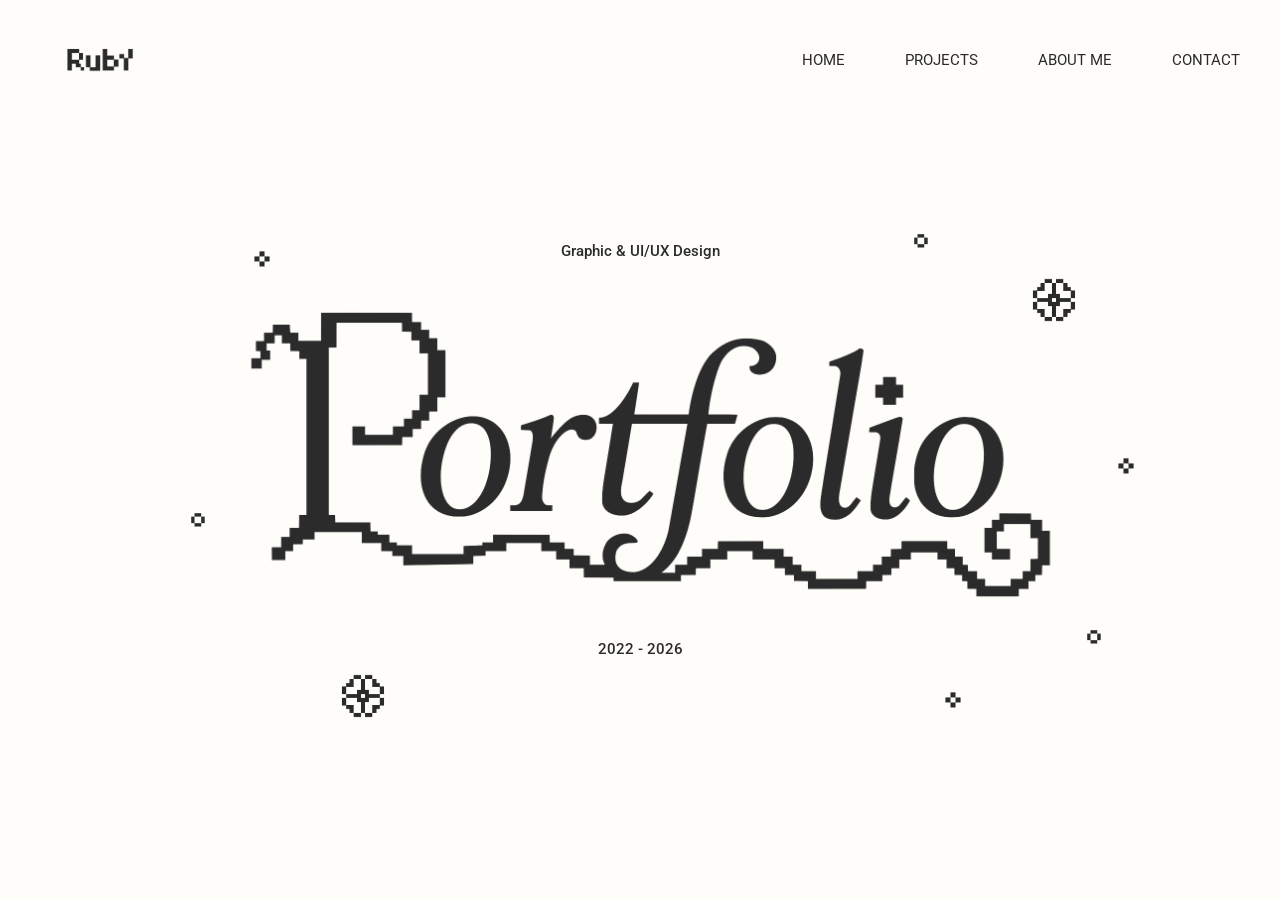
<file: index.html>
<!DOCTYPE html>

<html lang="en">

<head>
    <meta charset="UTF-8">
    <meta name="viewport" content="width=device-width, initial-scale=1.0">
    <title>Ruby Portfolio</title>
    <link rel="stylesheet" href="css/style.css">
</head>

<body>

    <header>
        <img src="assets/image/ruby_logo.png" alt="Ruby Logo">

        <nav>
            <a href="index.html">HOME</a>
            <a href="project.html">PROJECTS</a>
            <a href="about.html">ABOUT ME</a>
            <a href="contact.html">CONTACT</a>
        </nav>
    </header>

    <main>
        <section id="home">

    <p class="hero-subtitle">Graphic & UI/UX Design</p>

    <img
        class="portfolio-title"
        src="assets/image/portfolio_title.png"
        alt="Portfolio"
    >

    <p class="hero-year">2022 - 2026</p>


    <!-- Sparkle 1: -->
    <img class="sparkle sparkle-1 sparkle-1-a"
         src="assets/image/sparkle_1.png"
         alt="">

    <img class="sparkle sparkle-1 sparkle-1-b"
         src="assets/image/sparkle_1.png"
         alt="">

    <img class="sparkle sparkle-1 sparkle-1-c"
         src="assets/image/sparkle_1.png"
         alt="">


    <!-- Sparkle 2 -->
    <img class="sparkle sparkle-2 sparkle-2-a"
         src="assets/image/sparkle_2.png"
         alt="">

    <img class="sparkle sparkle-2 sparkle-2-b"
         src="assets/image/sparkle_2.png"
         alt="">


    <!-- Sparkle 3 -->
    <img class="sparkle sparkle-3 sparkle-3-a"
         src="assets/image/sparkle_3.png"
         alt="">

    <img class="sparkle sparkle-3 sparkle-3-b"
         src="assets/image/sparkle_3.png"
         alt="">

    <img class="sparkle sparkle-3 sparkle-3-c"
         src="assets/image/sparkle_3.png"
         alt="">

</section>
    </main>

    <script src="js/script.js"></script>

</body>

</html>
</file>
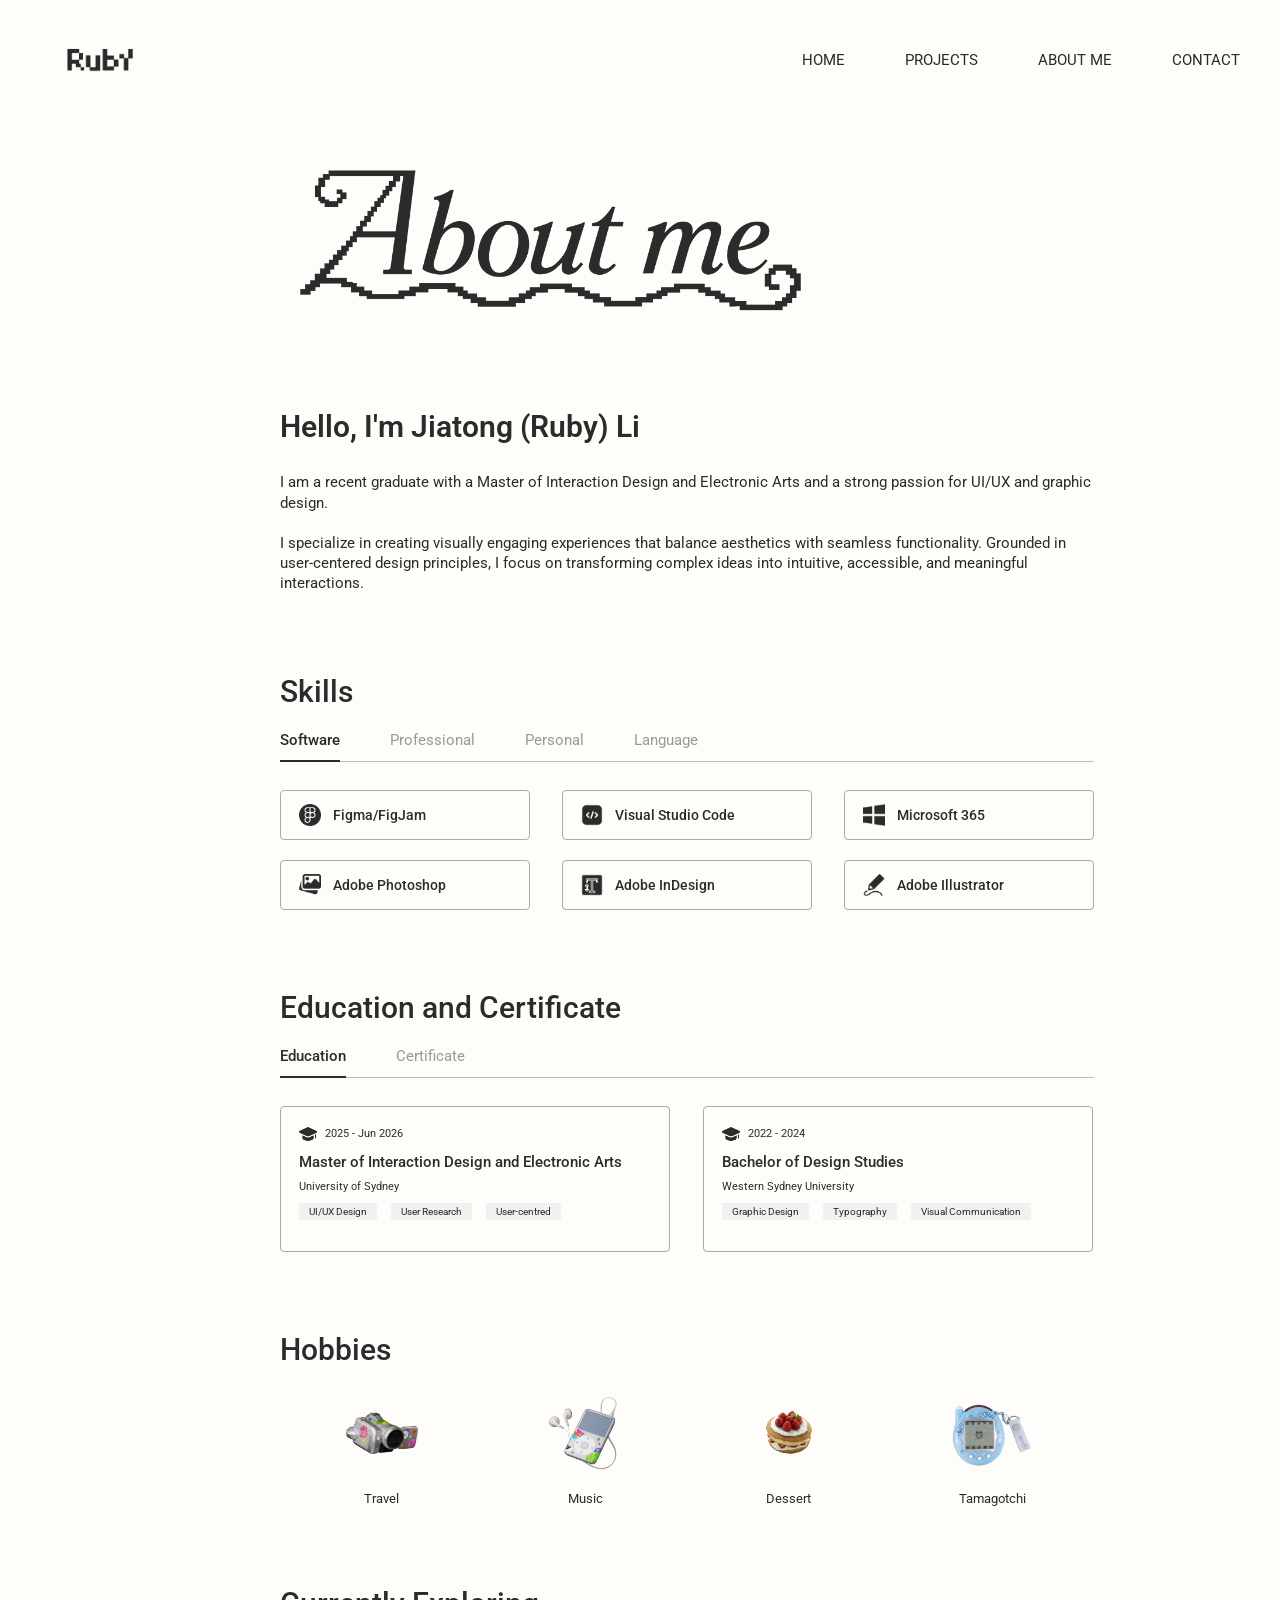
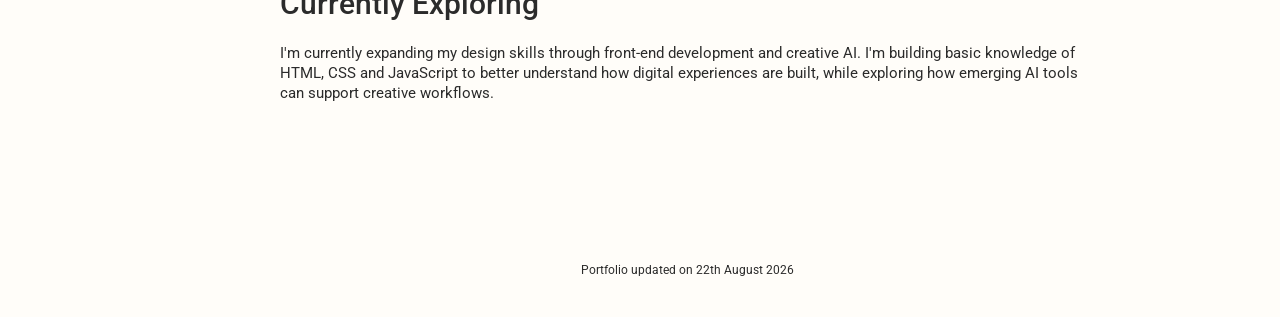
<file: about.html>
<!DOCTYPE html>

<html lang="en">

<head>
    <meta charset="UTF-8">
    <meta name="viewport" content="width=device-width, initial-scale=1.0">

    <title>About Me | Ruby Portfolio</title>

    <link rel="stylesheet" href="css/style.css">
</head>


<body>

    <!-- ---------- Header ---------- -->

    <header>

        <img src="assets/image/ruby_logo.png" alt="Ruby Logo">

        <nav>
            <a href="index.html">HOME</a>
            <a href="project.html">PROJECTS</a>
            <a href="about.html">ABOUT ME</a>
            <a href="contact.html">CONTACT</a>
        </nav>

    </header>


    <!-- ---------- About Me Main Content ---------- -->

    <main class="about-main">


        <!-- About Me Title -->

        <img
            class="about-title"
            src="assets/image/aboutme_title.png"
            alt="About me"
        >


        <!-- ---------- Introduction ---------- -->

        <section class="about-intro about-section">

            <h1>Hello, I'm Jiatong (Ruby) Li</h1>

            <div class="intro-text">

                <p>
                    I am a recent graduate with a Master of Interaction Design
                    and Electronic Arts and a strong passion for UI/UX and
                    graphic design.
                </p>

                <p>
                    I specialize in creating visually engaging experiences that
                    balance aesthetics with seamless functionality. Grounded in
                    user-centered design principles, I focus on transforming
                    complex ideas into intuitive, accessible, and meaningful
                    interactions.
                </p>

            </div>

        </section>


 <!-- ---------- Skills ---------- -->

<section class="about-section skills-section">

    <h2>Skills</h2>


    <!-- Skills Tabs -->

    <div class="about-tabs skills-tabs">

        <button
            class="tab active"
            data-target="software-content"
        >
            Software
        </button>

        <button
            class="tab"
            data-target="professional-content"
        >
            Professional
        </button>

        <button
            class="tab"
            data-target="personal-content"
        >
            Personal
        </button>

        <button
            class="tab"
            data-target="language-content"
        >
            Language
        </button>

    </div>


    <!-- ==================== Software ==================== -->

    <div
        id="software-content"
        class="skills-content"
    >

        <div class="skills-grid">

            <div class="skill-box">
                <img src="assets/icon/figma.png" alt="">
                <span>Figma/FigJam</span>
            </div>

            <div class="skill-box">
                <img src="assets/icon/vscode.png" alt="">
                <span>Visual Studio Code</span>
            </div>

            <div class="skill-box">
                <img src="assets/icon/microsoft.png" alt="">
                <span>Microsoft 365</span>
            </div>

            <div class="skill-box">
                <img src="assets/icon/photoshop.png" alt="">
                <span>Adobe Photoshop</span>
            </div>

            <div class="skill-box">
                <img src="assets/icon/indesign.png" alt="">
                <span>Adobe InDesign</span>
            </div>

            <div class="skill-box">
                <img src="assets/icon/illustrator.png" alt="">
                <span>Adobe Illustrator</span>
            </div>

        </div>

    </div>


    <!-- ==================== Professional ==================== -->

    <div
        id="professional-content"
        class="skills-content"
    >

        <div class="skills-grid">

            <div class="skill-box">
                <img src="assets/icon/branding.png" alt="">
                <span>Brand Identity</span>
            </div>

            <div class="skill-box">
                <img src="assets/icon/print_material.png" alt="">
                <span>Print Material Design</span>
            </div>

            <div class="skill-box">
                <img src="assets/icon/social_media.png" alt="">
                <span>Social Media Feeds</span>
            </div>

            <div class="skill-box">
                <img src="assets/icon/interface.png" alt="">
                <span>Mobile/Web Interface</span>
            </div>

            <div class="skill-box">
                <img src="assets/icon/user_flow.png" alt="">
                <span>User Flows & Wireframing</span>
            </div>

            <div class="skill-box">
                <img src="assets/icon/user_research.png" alt="">
                <span>User Research</span>
            </div>

        </div>

    </div>


    <!-- ==================== Personal ==================== -->

    <div
        id="personal-content"
        class="skills-content"
    >

        <div class="skills-grid">

            <div class="skill-box">
                <img src="assets/icon/teamwork.png" alt="">
                <span>Collaboration</span>
            </div>

            <div class="skill-box">
                <img src="assets/icon/problem_solving.png" alt="">
                <span>Problem Solving</span>
            </div>

            <div class="skill-box">
                <img src="assets/icon/time_management.png" alt="">
                <span>Time Management</span>
            </div>

            <div class="skill-box">
                <img src="assets/icon/customer_service.png" alt="">
                <span>Customer Service</span>
            </div>

            <div class="skill-box">
                <img src="assets/icon/multilingual.png" alt="">
                <span>Multilingual</span>
            </div>

            <div class="skill-box">
                <img src="assets/icon/listening.png" alt="">
                <span>Active Listening</span>
            </div>

        </div>

    </div>


    <!-- ==================== Language ==================== -->

    <div
        id="language-content"
        class="skills-content"
    >

        <div class="skills-grid">

            <div class="skill-box">
                <img src="assets/icon/chinese.png" alt="">
                <span>Chinese (Mandarin)</span>
            </div>

            <div class="skill-box">
                <img src="assets/icon/australia.png" alt="">
                <span>English</span>
            </div>

        </div>

    </div>

</section>

<!--education & certificate-->
 <section class="about-section education-section">

    <h2>Education and Certificate</h2>


    <!-- Tabs -->

    <div class="about-tabs education-tabs">

        <button class="tab active" data-target="education-content">
            Education
        </button>

        <button class="tab" data-target="certificate-content">
            Certificate
        </button>

    </div>


    <!-- Education Content -->

    <div id="education-content" class="education-content">

        <div class="education-grid">


            <!-- Master Degree -->

            <div class="education-card">

                <div class="education-date">

                    <img
                        src="assets/icon/education.png"
                        alt=""
                    >

                    <span>2025 - Jun 2026</span>

                </div>

                <h3>
                    Master of Interaction Design and Electronic Arts
                </h3>

                <p>University of Sydney</p>

                <div class="education-tags">

                    <span>UI/UX Design</span>
                    <span>User Research</span>
                    <span>User-centred</span>

                </div>

            </div>


            <!-- Bachelor Degree -->

            <div class="education-card">

                <div class="education-date">

                    <img
                        src="assets/icon/education.png"
                        alt=""
                    >

                    <span>2022 - 2024</span>

                </div>

                <h3>
                    Bachelor of Design Studies
                </h3>

                <p>Western Sydney University</p>

                <div class="education-tags">

                    <span>Graphic Design</span>
                    <span>Typography</span>
                    <span>Visual Communication</span>

                </div>

            </div>

        </div>

    </div>


    <!-- Certificate Content -->

    <div id="certificate-content" class="certificate-content">

        <div class="certificate-card">

            <div class="certificate-provider">

                <img
                    src="assets/icon/certificate.png"
                    alt=""
                >

                <span>Coursera - Online Course</span>

            </div>


            <h3>
                Basics of Web Development & Coding
            </h3>


            <p>
                University of Michigan
            </p>


            <div class="certificate-tags">

                <span>HTML</span>
                <span>CSS</span>
                <span>JavaScript</span>

            </div>

        </div>

    </div>

</section>


        <!-- ---------- Hobbies ---------- -->

        <section class="about-section hobbies-section">

            <h2>Hobbies</h2>


            <div class="hobbies-grid">


                <div class="hobby">

                    <img
                        src="assets/image/travel.png"
                        alt="Travel"
                    >

                    <span>Travel</span>

                </div>


                <div class="hobby">

                    <img
                        src="assets/image/music.png"
                        alt="Music"
                    >

                    <span>Music</span>

                </div>


                <div class="hobby">

                    <img
                        src="assets/image/dessert.png"
                        alt="Dessert"
                    >

                    <span>Dessert</span>

                </div>


                <div class="hobby">

                    <img
                        src="assets/image/tamagotchi.png"
                        alt="Tamagotchi"
                    >

                    <span>Tamagotchi</span>

                </div>


            </div>

        </section>

        <!-- ---------- Currently Exploring ---------- -->

<section class="about-section exploring-section">

    <h2>Currently Exploring</h2>

    <p>
        I'm currently expanding my design skills through front-end development and creative AI. I'm building basic knowledge of HTML, CSS and JavaScript to better understand how digital experiences are built, while exploring how emerging AI tools can support creative workflows.
    </p>

</section>

        <!-- ---------- Footer ---------- -->

        <footer class="about-footer">

            <p>Portfolio updated on 22th August 2026</p>

        </footer>


    </main>


    <script src="js/script.js"></script>

</body>

</html>
</file>
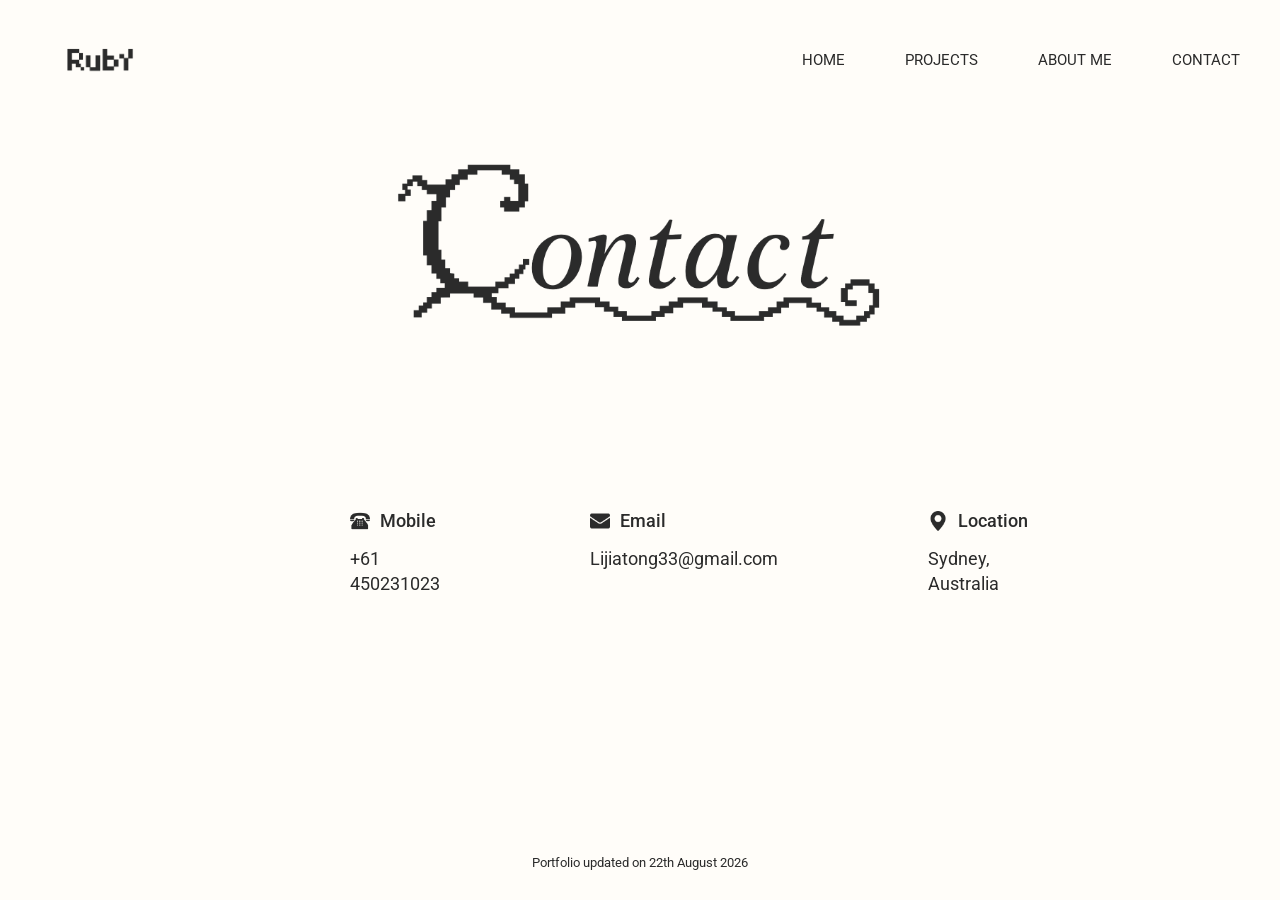
<file: contact.html>
<!DOCTYPE html>

<html lang="en">

<head>

    <meta charset="UTF-8">

    <meta
        name="viewport"
        content="width=device-width, initial-scale=1.0"
    >

    <title>Contact | Ruby Portfolio</title>


    <!-- Global CSS -->

    <link
        rel="stylesheet"
        href="css/style.css"
    >


    <!-- Contact CSS -->

    <link
        rel="stylesheet"
        href="css/contact.css"
    >

</head>



<body>


    <!-- ========================================
         Header
    ========================================= -->

    <header>

        <img
            src="assets/image/ruby_logo.png"
            alt="Ruby Logo"
        >


        <nav>

            <a href="index.html">
                HOME
            </a>

            <a href="project.html">
                PROJECTS
            </a>

            <a href="about.html">
                ABOUT ME
            </a>

            <a href="contact.html">
                CONTACT
            </a>

        </nav>

    </header>



    <!-- ========================================
         Contact Main
    ========================================= -->

    <main class="contact-main">


        <!-- Contact Title -->

        <img
            class="contact-title"
            src="assets/image/contact_title.png"
            alt="Contact"
        >



        <!-- ========================================
             Contact Information
        ========================================= -->

        <section class="contact-info">


            <!-- Mobile -->

            <div class="contact-item">


                <div class="contact-item-heading">

                    <img
                        src="assets/icon/mobile.png"
                        alt=""
                    >

                    <h2>
                        Mobile
                    </h2>

                </div>


                <p>
                    +61 450231023
                </p>


            </div>



            <!-- Email -->

            <div class="contact-item">


                <div class="contact-item-heading">

                    <img
                        src="assets/icon/email.png"
                        alt=""
                    >

                    <h2>
                        Email
                    </h2>

                </div>


                <p>
                    Lijiatong33@gmail.com
                </p>


            </div>



            <!-- Location -->

            <div class="contact-item">


                <div class="contact-item-heading">

                    <img
                        src="assets/icon/location.png"
                        alt=""
                    >

                    <h2>
                        Location
                    </h2>

                </div>


                <p>
                    Sydney, Australia
                </p>


            </div>


        </section>



        <!-- ========================================
             Footer
        ========================================= -->

        <footer class="contact-footer">

            <p>
                Portfolio updated on 22th August 2026
            </p>

        </footer>


    </main>



    <script src="js/script.js"></script>


</body>

</html>
</file>
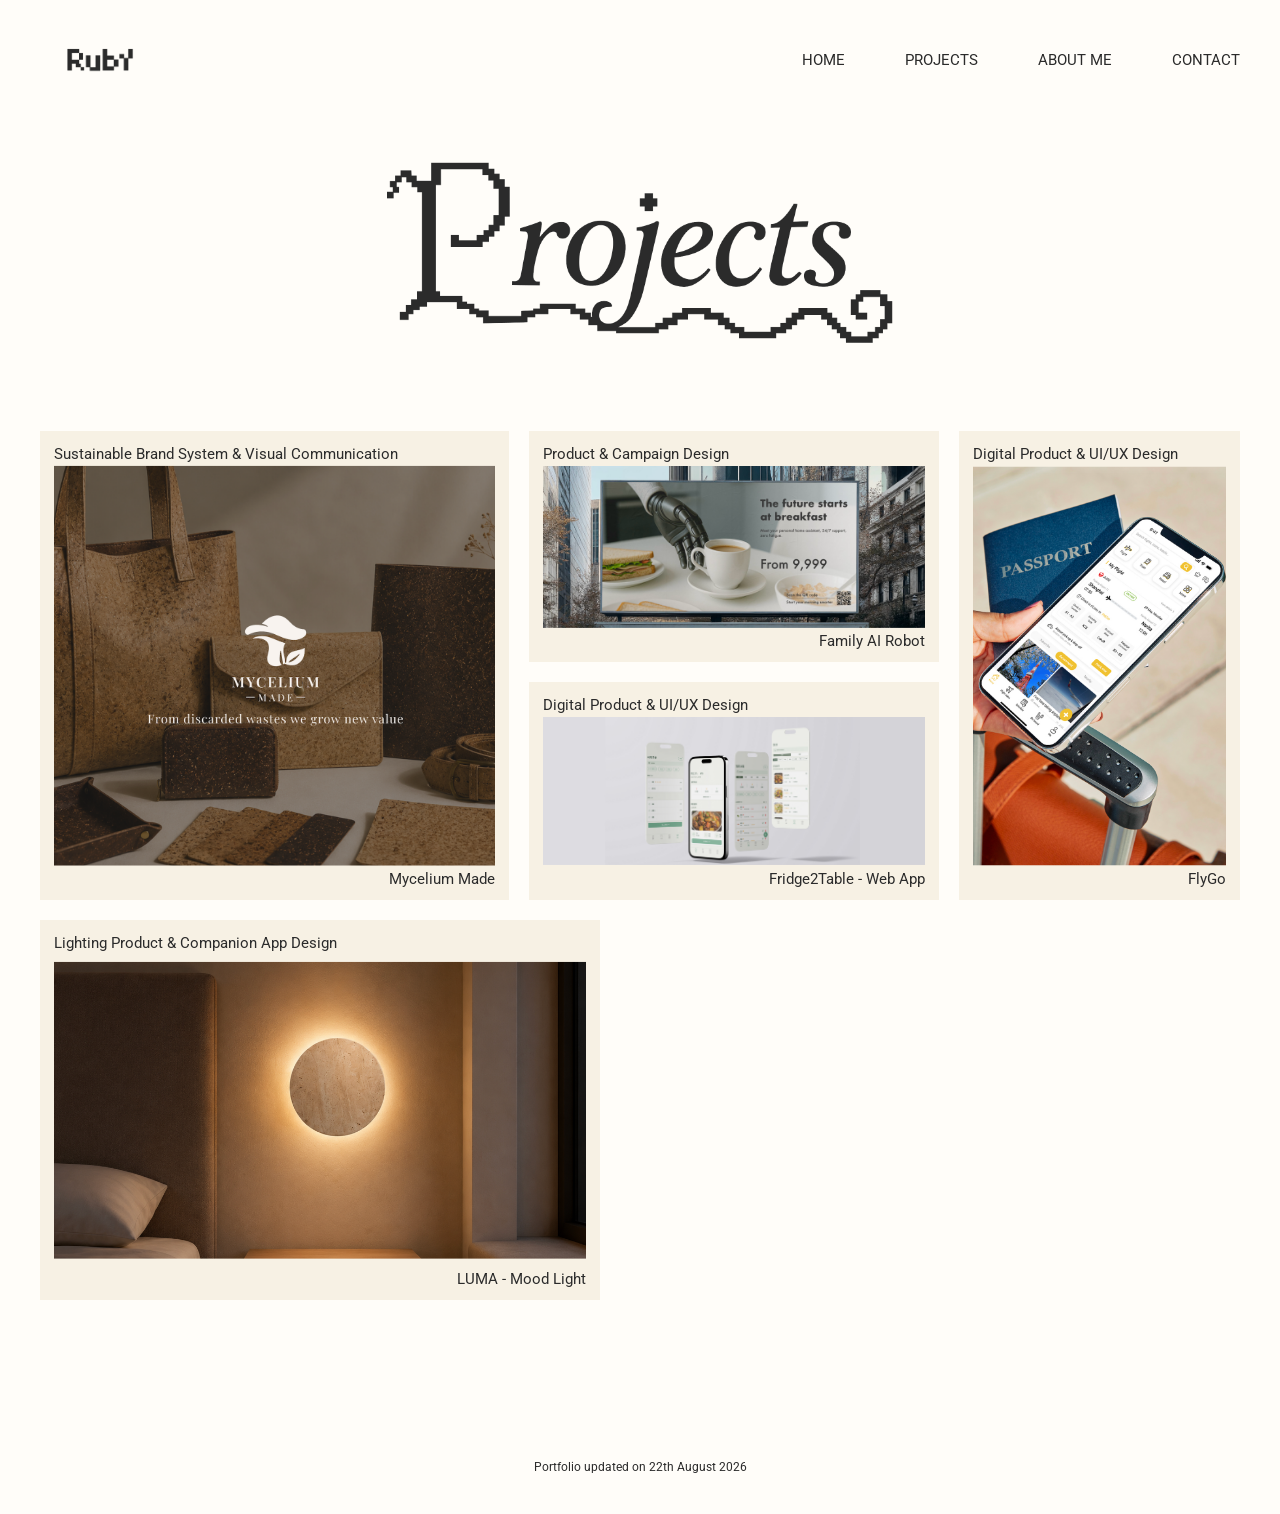
<file: project.html>
<!DOCTYPE html>

<html lang="en">

<head>
    <meta charset="UTF-8">
    <meta name="viewport" content="width=device-width, initial-scale=1.0">

    <title>Projects | Ruby Portfolio</title>

    <!-- Global / Home / About styles -->
    <link rel="stylesheet" href="css/style.css">

    <!-- Projects page styles -->
    <link rel="stylesheet" href="css/projects.css">
</head>


<body>


    <!-- ---------- Header ---------- -->

    <header>

        <img
            src="assets/image/ruby_logo.png"
            alt="Ruby Logo"
        >

        <nav>
            <a href="index.html">HOME</a>
            <a href="projects.html">PROJECTS</a>
            <a href="about.html">ABOUT ME</a>
            <a href="contact.html">CONTACT</a>
        </nav>

    </header>



    <!-- ---------- Projects Main ---------- -->

    <main class="projects-main">


        <!-- Projects Title -->

        <img
            class="projects-title"
            src="assets/image/projects_title.png"
            alt="Projects"
        >



        <!-- ---------- Projects Grid ---------- -->

        <section class="projects-grid">


            <!-- ========================================
                 Project 1 - Left
            ========================================= -->

            <a
                class="project-card project-card-1"
                href="project1.html"
            >

                <p class="project-category">
                    Sustainable Brand System & Visual Communication
                </p>


                <div class="project-image-wrapper">

                    <img
                        src="assets/image/project_1.png"
                        alt="Mycelium Made Project"
                    >

                </div>


                <p class="project-name">
                    Mycelium Made
                </p>

            </a>



            <!-- ========================================
                 Middle Column
            ========================================= -->

            <div class="projects-middle">


                <!-- Project 2 -->

                <a
                    class="project-card project-card-2"
                    href="project2.html"
                >

                    <p class="project-category">
                        Product & Campaign Design
                    </p>


                    <div class="project-image-wrapper">

                        <img
                            src="assets/image/project_2.png"
                            alt="Futuristic AI Robot Project"
                        >

                    </div>


                    <p class="project-name">
                        Family AI Robot
                    </p>

                </a>



                <!-- Project 3 -->

                <a
                    class="project-card project-card-3"
                    href="project5.html"
                >

                    <p class="project-category">
                        Digital Product & UI/UX Design
                    </p>


                    <div class="project-image-wrapper">

                        <img
                            src="assets/image/project5.jpg"
                            alt="Fridge2Table Project"
                        >

                    </div>


                    <p class="project-name">
                        Fridge2Table - Web App
                    </p>

                </a>


            </div>



            <!-- ========================================
                 Project 4 - Right
            ========================================= -->

            <a
                class="project-card project-card-4"
                href="project4.html"
            >

                <p class="project-category">
                    Digital Product & UI/UX Design
                </p>


                <div class="project-image-wrapper">

                    <img
                        src="assets/image/project_4.png"
                        alt="FlyGo Project"
                    >

                </div>


                <p class="project-name">
                    FlyGo
                </p>

            </a>
     

        </section>

        <!-- ========================================
     Project 3 - Extra Row
======================================== -->

<div class="projects-extra">

    <a
        class="project-card project-card-5"
        href="project3.html"
    >

        <p class="project-category">
            Lighting Product & Companion App Design
        </p>


        <div class="project-image-wrapper">

            <img
                src="assets/image/project_3.png"
                alt="LUMA Mood Light Project"
            >

        </div>


        <p class="project-name">
            LUMA - Mood Light
        </p>

    </a>

</div>

        <!-- ---------- Footer ---------- -->

        <footer class="about-footer">

            <p>Portfolio updated on 22th August 2026</p>

        </footer>

    </main>


    <script src="js/script.js"></script>

</body>

</html>
</file>
<file: css/style.css>
/* ---------- font ---------- */
@font-face {
    font-family: "Roboto";
    src: url("../assets/font/roboto_regular.ttf") format("truetype");
    font-weight: 400;
    font-style: normal;
}

@font-face {
    font-family: "Roboto";
    src: url("../assets/font/roboto_medium.ttf") format("truetype");
    font-weight: 500;
    font-style: normal;
}

@font-face {
    font-family: "Roboto";
    src: url("../assets/font/roboto_semibold.ttf") format("truetype");
    font-weight: 600;
    font-style: normal;
}

/* ---------- Basic reset ---------- */
* {
    box-sizing: border-box;
}

html,
body {
    margin: 0;
    padding: 0;
    width: 100%;
    min-height: 100%;
}

body {
    background-color: #FFFDF9;
    color: #2b2b2b;
    font-family: "Roboto", Arial, sans-serif;
}


/* ---------- Header ---------- */

header {
    position: fixed;

    top: 0;
    left: 0;
    right: 0;

    padding: 40px 40px 20px 40px;

    display: flex;
    justify-content: space-between;
    align-items: center;

    background-color: #FFFDF9;

    z-index: 1000;
}

/* Ruby logo */

header > img {
    width: 120px;
    height: 40px;
    object-fit: contain;
}


/* Navigation */

nav {
    display: flex;
    align-items: center;
    gap: 60px;
}

nav a {
    color: #2b2b2b;
    font-family: "Roboto", sans-serif;
    font-size: 15px;
    font-weight: 400;
    text-decoration: none;
    transition: color 5s ease;
}

nav a:hover {
    color: #2b2b2b;
    text-decoration: underline;
    text-underline-offset: 5px;
}

/* ---------- Home page ---------- */

#home {
    position: relative;

    width: 100%;
    min-height: 100vh;

    display: flex;
    flex-direction: column;
    justify-content: center;
    align-items: center;

    overflow: hidden;
}


/* Portfolio title */

.portfolio-title {
    width: 926px;
    max-width: calc(100% - 80px);
    height: auto;

    display: block;

    position: relative;
    z-index: 2;
}


/* Year */

.hero-year {
    margin: 20px 0 0 0;

    color: #2b2b2b;
    font-family: "Roboto", sans-serif;
    font-size: 15px;
    font-weight: 500;

    position: relative;
    z-index: 2;
}

.hero-subtitle {
    margin: 0 0 30px 0;
    color: #2b2b2b;
    font-family: "Roboto", sans-serif;
    font-size: 15px;
    font-weight: 500;

    position: relative;
    z-index: 2;
}

/* ---------- Sparkles ---------- */

.sparkle {
    position: absolute;

    display: block;
    height: auto;

    pointer-events: none;
    z-index: 1;

    animation: twinkle 2.5s steps(1, end) infinite;
}

.sparkle-1 {
    width: 50px;
}

.sparkle-2 {
    width:60px;
}

.sparkle-3 {
    width: 50px;
}

/* s1 */

.sparkle-1-a {
    left: 18.5%;
    top: 26%;
    animation-delay: 0s;
}

.sparkle-1-b {
    left: 86%;
    top: 49%;
    animation-delay: 0.7s;
}

.sparkle-1-c {
    left: 72.5%;
    top: 75%;
    animation-delay: 1.2s;
}


/* s2 */

.sparkle-2-a {
    left: 80%;
    top: 30%;
    animation-delay: 0.4s;
}

.sparkle-2-b {
    left: 26%;
    top: 74%;
    animation-delay: 1s;
}


/* s3 */

.sparkle-3-a {
    left: 70%;
    top: 24%;
    animation-delay: 0.6s;
}

.sparkle-3-b {
    left: 13.5%;
    top: 55%;
    animation-delay: 1.4s;
}

.sparkle-3-c {
    left: 83.5%;
    top: 68%;
    animation-delay: 0.2s;
}

@keyframes twinkle {
    0%,
    49% {
        opacity: 1;
    }

    50%,
    100% {
        opacity: 0;
    }

}
/* ---------- Home ---------- */

/* ---------- About me ---------- */
/* ---------- Main Layout ---------- */

.about-main {
    width: 814px;
    max-width: calc(100% - 80px);

    margin-left: clamp(40px, 21.875vw, 350px);

    padding-top: 150px;
    padding-bottom: 40px;
}


/* ---------- About Me Title ---------- */

.about-title {
    display: block;

    width: 540px;
    max-width: 100%;
    height: auto;

    margin-bottom: 80px;
}


/* ---------- Sections ---------- */

.about-section {
    width: 100%;
}

.about-section + .about-section {
    margin-top: 80px;
}


/* ---------- Introduction ---------- */

.about-intro h1 {
    margin: 0 0 28px 0;

    color: #2b2b2b;

    font-family: "Roboto", sans-serif;
    font-size: 30px;
    font-weight: 600;
}


.intro-text {
    max-width: 100%;
}


.intro-text p {
    margin: 0 0 20px 0;

    color: #2b2b2b;

    font-family: "Roboto", sans-serif;
    font-size: 15px;
    font-weight: 400;

    line-height: 1.35;
}


/* ---------- Section Titles ---------- */

.about-section h2 {
    margin: 0 0 22px 0;

    color: #2b2b2b;

    font-family: "Roboto", sans-serif;
    font-size: 30px;
    font-weight: 500;
}


/* ---------- Tabs ---------- */

.about-tabs {
    width: 100%;

    display: flex;
    align-items: center;

    gap: 50px;

    margin-bottom: 28px;

    border-bottom: 1px solid #bdbdbd;
}

.about-tabs .tab {
    position: relative;

    padding: 0 0 12px 0;

    border: none;
    background: none;

    color: #999999;

    font-family: "Roboto", sans-serif;
    font-size: 15px;
    font-weight: 400;

    cursor: pointer;

    transition: color 0.3s ease;
}

.about-tabs .tab:hover {
    color: #2b2b2b;
}

.about-tabs .tab.active {
    color: #2b2b2b;
    font-weight: 500;
}

.about-tabs .tab.active::after {
    content: "";

    position: absolute;

    left: 0;
    bottom: -1px;

    width: 100%;
    height: 2px;

    background-color: #2b2b2b;
}


/* ---------- Skills ---------- */

/* Skills */

.skills-content {
    display: none;
}


/* Software */

#software-content {
    display: block;
}


/* Skills boxes layout */

.skills-grid {
    display: grid;
    grid-template-columns: repeat(3, 250px);

    column-gap: 32px;
    row-gap: 20px;
}


/* Single skill box */

.skill-box {
    width: 250px;
    height: 50px;

    display: flex;
    align-items: center;

    gap: 12px;

    padding: 0 18px;

    border: 1px solid #aaaaaa;
    border-radius: 4px;

    color: #2b2b2b;

    font-family: "Roboto", sans-serif;
    font-size: 14px;
    font-weight: 500;
}


/* Skill icons */

.skill-box img {
    width: 22px;
    height: 22px;

    object-fit: contain;
}


/* ---------- Education ---------- */

.education-grid {
    display: grid;

    grid-template-columns: repeat(2, 390px);

    gap: 33px;
}


.education-card {
    width: 390px;
    height: 146px;

    padding: 18px;

    border: 1px solid #aaaaaa;
    border-radius: 4px;
}


.education-date {
    display: flex;
    align-items: center;

    gap: 8px;

    margin-bottom: 10px;

    color: #2b2b2b;

    font-family: "Roboto", sans-serif;
    font-size: 11px;
    font-weight: 400;
}


.education-date img {
    width: 18px;
    height: 18px;

    object-fit: contain;
}


.education-card h3 {
    margin: 0 0 9px 0;

    color: #2b2b2b;

    font-family: "Roboto", sans-serif;
    font-size: 15px;
    font-weight: 500;
}


.education-card > p {
    margin: 0 0 10px 0;

    color: #2b2b2b;

    font-family: "Roboto", sans-serif;
    font-size: 11px;
    font-weight: 400;
}


.education-tags {
    display: flex;
    align-items: center;

    gap: 14px;
}


.education-tags span {
    padding: 3px 10px;

    background-color: #f1f1f1;

    color: #2b2b2b;

    font-family: "Roboto", sans-serif;
    font-size: 10px;
    font-weight: 400;
}

/* ---------- Certificate ---------- */


/* Certificate */

.certificate-content {
    display: none;
}


/* Certificate Card */

.certificate-card {
    width: 390px;
    height: 146px;

    padding: 18px;

    border: 1px solid #aaaaaa;
    border-radius: 4px;
}


/* Coursera - Online Course */

.certificate-provider {
    display: flex;
    align-items: center;

    gap: 8px;

    margin-bottom: 10px;

    color: #2b2b2b;

    font-family: "Roboto", sans-serif;
    font-size: 11px;
    font-weight: 400;
}


/* Certificate icon */

.certificate-provider img {
    width: 18px;
    height: 18px;

    object-fit: contain;
}


/* Basics of Web Development & Coding */

.certificate-card h3 {
    margin: 0 0 9px 0;

    color: #2b2b2b;

    font-family: "Roboto", sans-serif;
    font-size: 15px;
    font-weight: 500;
}


/* University of Michigan */

.certificate-card > p {
    margin: 0 0 10px 0;

    color: #2b2b2b;

    font-family: "Roboto", sans-serif;
    font-size: 11px;
    font-weight: 400;
}


/* HTML / CSS / JavaScript */

.certificate-tags {
    display: flex;
    align-items: center;

    gap: 14px;
}


.certificate-tags span {
    width: 92px;

    padding: 3px 10px;

    background-color: #f1f1f1;

    text-align: center;

    color: #2b2b2b;

    font-family: "Roboto", sans-serif;
    font-size: 10px;
    font-weight: 400;
}

/* ---------- Hobbies ---------- */

.hobbies-grid {
    display: grid;

    grid-template-columns: repeat(4, 1fr);

    align-items: end;
}


.hobby {
    display: flex;
    flex-direction: column;

    align-items: center;
    justify-content: flex-end;

    gap: 12px;
}


.hobby img {
    width: 90px;
    height: 90px;

    object-fit: contain;
}


.hobby span {
    color: #2b2b2b;

    font-family: "Roboto", sans-serif;
    font-size: 13px;
    font-weight: 400;
}

/* ---------- Currently Exploring ---------- */

.exploring-section p {
    width: 100%;

    margin: 0;

    color: #2b2b2b;

    font-family: "Roboto", sans-serif;
    font-size: 15px;
    font-weight: 400;

    line-height: 1.35;
}

/* ---------- Footer ---------- */

.about-footer {
    margin-top: 160px;

    text-align: center;
}


.about-footer p {
    margin: 0;

    color: #2b2b2b;

    font-family: "Roboto", sans-serif;
    font-size: 12px;
    font-weight: 400;
}
/* ---------- About me ---------- */


/* ---------- Tablet ---------- */

@media (max-width: 900px) {

    header {
        padding: 30px 30px 15px;
    }

    header > img {
        width: 100px;
        height: auto;
    }

    nav {
        gap: 30px;
    }

    nav a {
        font-size: 15px;
    }

    .portfolio-title {
        max-width: calc(100% - 60px);
    }

    .hero-subtitle {
        font-size: 15px;
    }

    .hero-year {
        font-size: 15px;
    }

    .sparkle-1 {
        width: 38px;
    }

    .sparkle-2 {
        width: 46px;
    }

    .sparkle-3 {
        width: 38px;
    }

        /* ---------- About Me ---------- */

    .about-main {
        width: auto;
        max-width: none;

        margin-left: 60px;
        margin-right: 60px;

        padding-top: 140px;
    }


    .about-title {
        width: 430px;
    }


    .skills-grid {
        grid-template-columns: repeat(2, 1fr);

        gap: 20px;
    }


    .skill-box {
        width: 100%;
    }


    .education-grid {
        grid-template-columns: 1fr;

        gap: 20px;
    }


    .education-card {
        width: 100%;
    }

    .certificate-card {
    width: 100%;
    }

    .hobbies-grid {
        grid-template-columns: repeat(4, 1fr);
    }


    .about-footer {
        margin-top: 120px;
    }
}


/* ---------- Mobile ---------- */

@media (max-width: 600px) {

    header {
        padding: 20px 20px 12px;
    }

    header > img {
        width: 85px;
        height: auto;
    }

    nav {
        gap: 12px;
    }

    nav a {
        font-size: 12px;
    }

    .portfolio-title {
        width: 100%;
        max-width: calc(100% - 40px);
    }

    .hero-subtitle {
        margin-bottom: 16px;
        font-size: 15px;
    }

    .hero-year {
        margin-top: 12px;
        font-size: 15px;
    }

    .sparkle-1 {
        width: 24px;
    }

    .sparkle-2 {
        width: 30px;
    }

    .sparkle-3 {
        width: 24px;
    }

        /* ---------- About Me ---------- */

    .about-main {
        width: auto;
        max-width: none;

        margin-left: 20px;
        margin-right: 20px;

        padding-top: 120px;
    }


    .about-title {
        width: 280px;

        margin-bottom: 60px;
    }


    .about-section + .about-section {
        margin-top: 60px;
    }


    .about-intro h1 {
        font-size: 24px;
    }


    .about-section h2 {
        font-size: 24px;
    }


    .intro-text {
        width: 100%;
    }


    .about-tabs {
        gap: 28px;

        overflow-x: auto;
    }


    .about-tabs .tab {
        flex-shrink: 0;
    }


    .skills-grid {
        grid-template-columns: 1fr;
    }


    .skill-box {
        width: 100%;
    }


    .education-grid {
        grid-template-columns: 1fr;
    }


    .education-card {
        width: 100%;
        height: auto;

        min-height: 146px;
    }

    .certificate-card {
    width: 100%;
    height: auto;

    min-height: 146px;
    }

    .certificate-tags {
    gap: 8px;
    }

    .certificate-tags span {
    flex: 1;
    width: auto;
    }

    .hobbies-grid {
        grid-template-columns: repeat(2, 1fr);

        row-gap: 40px;
    }


    .hobby img {
        width: 75px;
        height: 75px;
    }


    .about-footer {
        margin-top: 80px;
    }
}
</file>
<file: css/contact.css>
/* ========================================
   Contact Page
======================================== */


/* ---------- Main ---------- */

.contact-main {
    width: 100%;
    min-height: 100vh;

    box-sizing: border-box;

    padding-top: 130px;
    padding-bottom: 30px;

    display: flex;
    flex-direction: column;
}


/* ========================================
   Contact Title
======================================== */

.contact-title {
    display: block;

    width: 540px;
    max-width: calc(100% - 80px);
    height: auto;

    margin: 0 auto;
}


/* ========================================
   Contact Information
======================================== */

.contact-info {
    width: calc(100% - 700px);

    margin: 150px auto 0;

    display: grid;
    grid-template-columns: repeat(3, 1fr);

    column-gap: 150px;
}


/* ---------- Individual Item ---------- */

.contact-item {
    display: flex;
    flex-direction: column;

    align-items: flex-start;
}


/* Icon + Heading */

.contact-item-heading {
    display: flex;

    align-items: center;

    gap: 10px;

    margin-bottom: 15px;
}


.contact-item-heading img {
    display: block;

    width: 20px;
    height: 20px;

    object-fit: contain;
}


.contact-item-heading h2 {
    margin: 0;

    font-family: "Roboto", sans-serif;
    font-size: 18px;
    font-weight: 500;

    color: #2b2b2b;
}


/* Contact detail */

.contact-item > p {
    margin: 0;

    font-family: "Roboto", sans-serif;
    font-size: 18px;
    font-weight: 400;

    color: #2b2b2b;

    line-height: 1.4;
}


/* ========================================
   Footer
======================================== */

.contact-footer {
    width: 100%;

    margin-top: auto;

    padding-top: 80px;

    text-align: center;
}


.contact-footer p {
    margin: 0;

    font-family: "Roboto", sans-serif;
    font-size: 13px;
    font-weight: 400;

    color: #2b2b2b;
}


/* ========================================
   Tablet
======================================== */

@media (max-width: 900px) {

    .contact-main {
        padding-top: 140px;
        padding-bottom: 30px;
    }


    .contact-title {
        width: 430px;
        max-width: calc(100% - 60px);
    }


    .contact-info {
        width: auto;

        margin: 130px 60px 0;

        column-gap: 50px;
    }


    .contact-item-heading h2,
    .contact-item > p {
        font-size: 15px;
    }


    .contact-item-heading img {
        width: 18px;
        height: 18px;
    }

}


/* ========================================
   Mobile
======================================== */

@media (max-width: 600px) {

    .contact-main {
        padding-top: 120px;
        padding-bottom: 25px;
    }


    .contact-title {
        width: 280px;
        max-width: calc(100% - 40px);
    }


    .contact-info {
        width: auto;

        margin: 90px 20px 0;

        grid-template-columns: 1fr;

        row-gap: 45px;
    }


    .contact-item-heading {
        margin-bottom: 10px;
    }


    .contact-item-heading h2,
    .contact-item > p {
        font-size: 14px;
    }


    .contact-item-heading img {
        width: 17px;
        height: 17px;
    }


    .contact-footer {
        padding-top: 80px;
    }


    .contact-footer p {
        font-size: 11px;
    }

}
</file>
<file: css/projects.css>
/* ========================================
   Projects Page
======================================== */


/* ---------- Main ---------- */

.projects-main {
    width: 100%;

    padding-top: 150px;
    padding-bottom: 40px;
}


/* ---------- Projects Title ---------- */

.projects-title {
    display: block;

    width: 540px;
    max-width: calc(100% - 80px);
    height: auto;

    margin: 0 auto 80px;
}


/* ---------- Projects Grid ---------- */

.projects-grid {
    width: 1424px;
    max-width: calc(100% - 80px);

    margin: 0 auto;

    display: grid;

    /*
    At full size:
    Left   = 560px
    Middle = 489px
    Right  = 335px
    */

    grid-template-columns:
        minmax(0, 560fr)
        minmax(0, 489fr)
        minmax(0, 335fr);

    gap: 20px;

    align-items: stretch;
}


/* ---------- Middle Column ---------- */

.projects-middle {
    height: 100%;

    display: grid;

    /*
    Top    = 278px
    Bottom = 262px
    Gap    = 20px
    Total  = 560px
    */

    grid-template-rows: 278fr 262fr;

    gap: 20px;
}


/* ========================================
   Project Cards
======================================== */

.project-card {
    position: relative;

    display: block;

    width: 100%;

    background-color: #F7F1E4;

    color: #2b2b2b;
    text-decoration: none;

    overflow: hidden;

    /*
    All project cards now use
    exactly the same left/right spacing.
    */

    --card-side-gap: 14px;
}


/* ---------- Project 1 Position ---------- */

.project-card-1 {
    aspect-ratio: 1 / 1;

    --image-height: 85.357%;
}


/* ---------- Project 2 Position ---------- */

.project-card-2 {
    width: 100%;
    height: 100%;

    --image-height: 70.144%;
}


/* ---------- Project 3 Position ----------
   Fridge2Table is currently here
---------------------------------------- */

.project-card-3 {
    width: 100%;
    height: 100%;

    --image-height: 67.939%;
}


/* ---------- Project 4 Position ---------- */

.project-card-4 {
    aspect-ratio: 335 / 560;

    --image-height: 85%;
}


/* ---------- Project 5 Position ----------
   LUMA is currently here
---------------------------------------- */

.project-card-5 {
    width: 560px;
    height: 380px;

    --image-height: 78%;
}


/* ========================================
   Extra Projects Row
======================================== */

.projects-extra {
    width: 1424px;
    max-width: calc(100% - 80px);

    margin: 20px auto 0;

    display: flex;
    justify-content: flex-start;
}


/* ========================================
   Project Images
======================================== */

.project-image-wrapper {
    position: absolute;

    left: var(--card-side-gap);
    right: var(--card-side-gap);

    top: 50%;

    transform: translateY(-50%);

    width: auto;
    height: var(--image-height);

    overflow: hidden;
}


.project-image-wrapper img {
    display: block;

    width: 100%;
    height: 100%;

    object-fit: cover;

    transition: transform 0.5s ease;
}


.project-card:hover .project-image-wrapper img {
    transform: scale(1.06);
}


/* ========================================
   Project Text
======================================== */


/* ---------- Category - top left ---------- */

.project-category {
    position: absolute;

    top: 14px;
    left: var(--card-side-gap);

    z-index: 2;

    margin: 0;

    font-family: "Roboto", sans-serif;
    font-size: 15px;
    font-weight: 400;

    color: #2b2b2b;
}


/* ---------- Project name - bottom right ---------- */

.project-name {
    position: absolute;

    right: var(--card-side-gap);
    bottom: 12px;

    z-index: 2;

    margin: 0;

    font-family: "Roboto", sans-serif;
    font-size: 15px;
    font-weight: 400;

    color: #2b2b2b;

    text-align: right;
}


/* ========================================
   Tablet
======================================== */

@media (max-width: 900px) {

    .projects-main {
        padding-top: 140px;
        padding-bottom: 40px;
    }


    .projects-title {
        width: 430px;
        max-width: calc(100% - 60px);

        margin-bottom: 60px;
    }


    /* Stack projects vertically */

    .projects-grid {
        width: 560px;
        max-width: calc(100% - 60px);

        grid-template-columns: 1fr;

        gap: 20px;
    }


    /*
    Makes the two middle projects
    participate directly in the main grid.
    */

    .projects-middle {
        display: contents;
    }


    .project-card-1 {
        aspect-ratio: 1 / 1;
    }


    .project-card-2 {
        height: auto;

        aspect-ratio: 489 / 278;
    }


    .project-card-3 {
        height: auto;

        aspect-ratio: 489 / 262;
    }


    .project-card-4 {
        aspect-ratio: 335 / 560;
    }


    .project-category,
    .project-name {
        font-size: 14px;
    }


    /* ---------- Extra Project ---------- */

    .projects-extra {
        width: 560px;
        max-width: calc(100% - 60px);

        margin-top: 20px;
    }


    .project-card-5 {
        width: 100%;
        height: auto;

        aspect-ratio: 560 / 380;
    }

}


/* ========================================
   Mobile
======================================== */

@media (max-width: 600px) {

    .projects-main {
        padding-top: 120px;
        padding-bottom: 40px;
    }


    .projects-title {
        width: 280px;
        max-width: calc(100% - 40px);

        margin-bottom: 50px;
    }


    .projects-grid {
        width: auto;
        max-width: none;

        margin-left: 20px;
        margin-right: 20px;

        gap: 16px;
    }


    /*
    All project cards still have
    identical spacing on mobile.
    */

    .project-card {
        --card-side-gap: 12px;
    }


    .project-category {
        top: 10px;

        font-size: 12px;
    }


    .project-name {
        bottom: 10px;

        font-size: 12px;
    }


    /* ---------- Extra Project ---------- */

    .projects-extra {
        width: auto;
        max-width: none;

        margin: 16px 20px 0;
    }


    .project-card-5 {
        width: 100%;
        height: auto;
    }

}
</file>
